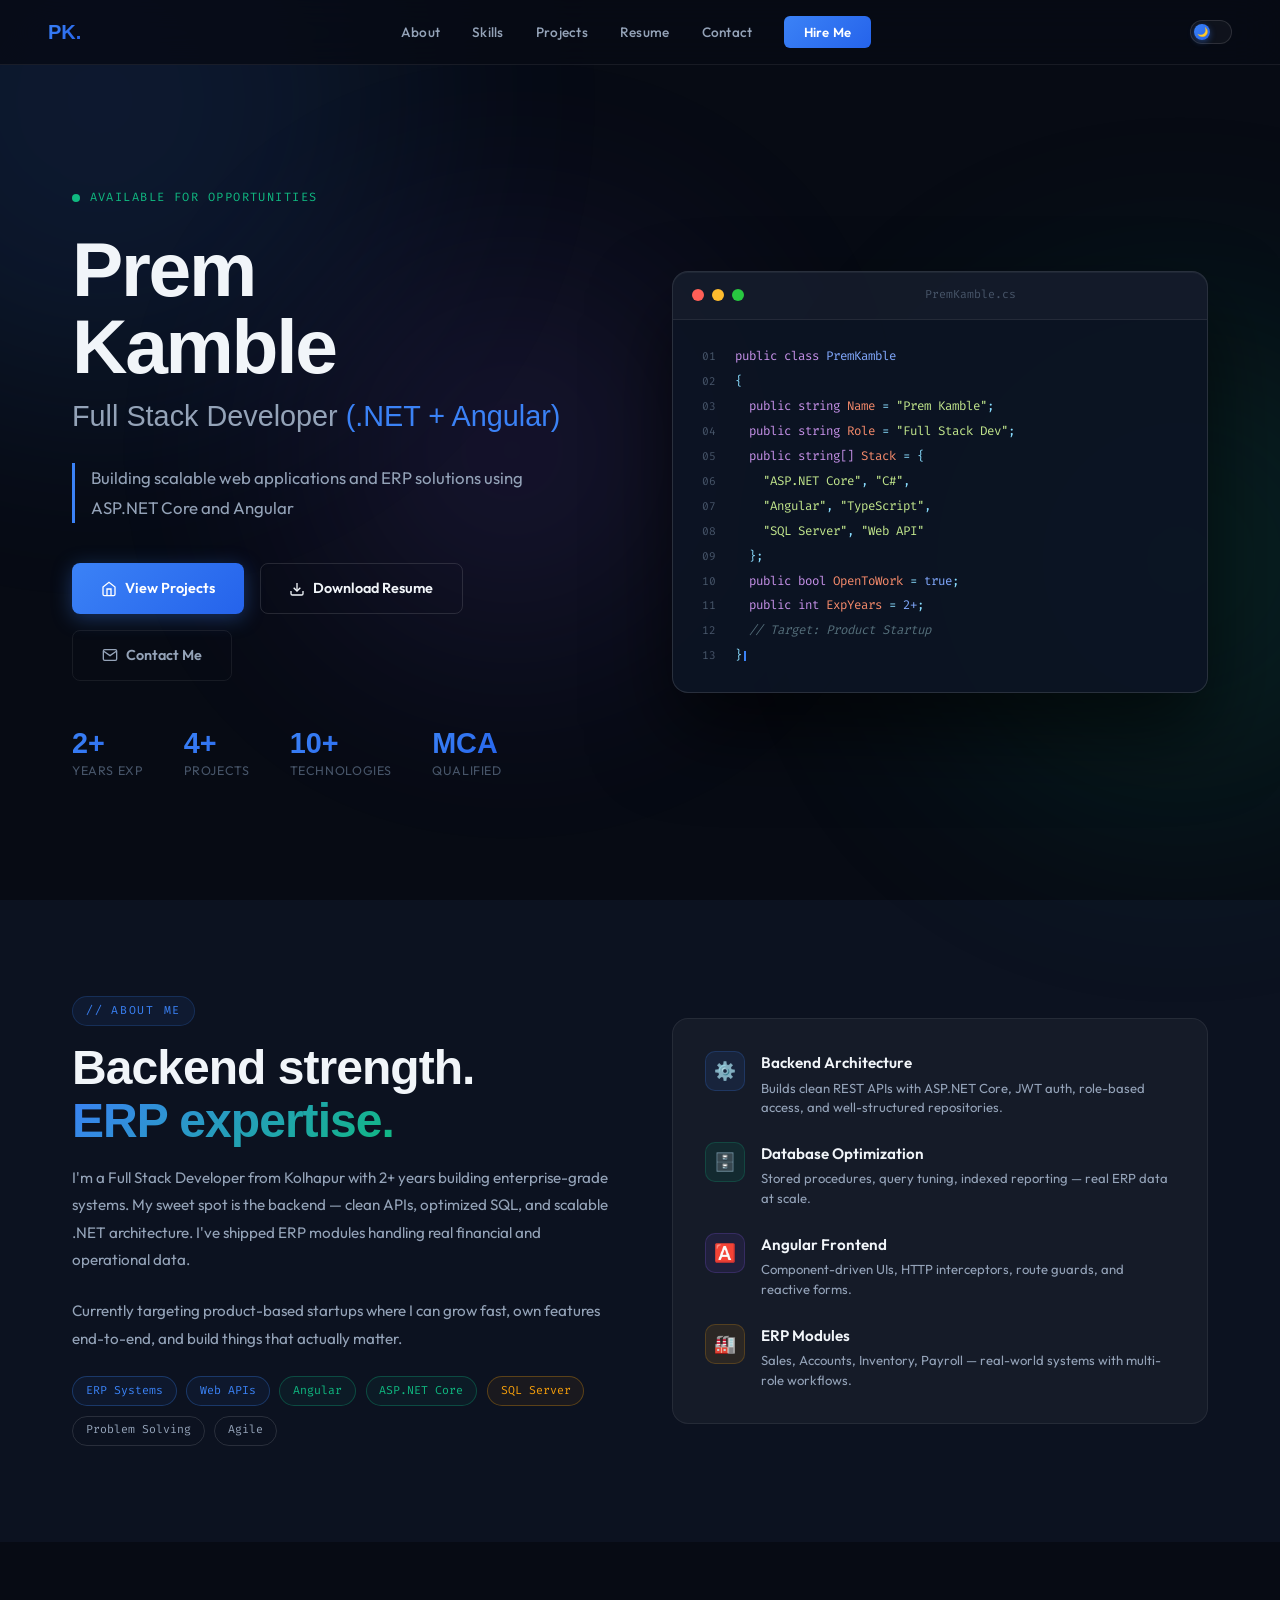
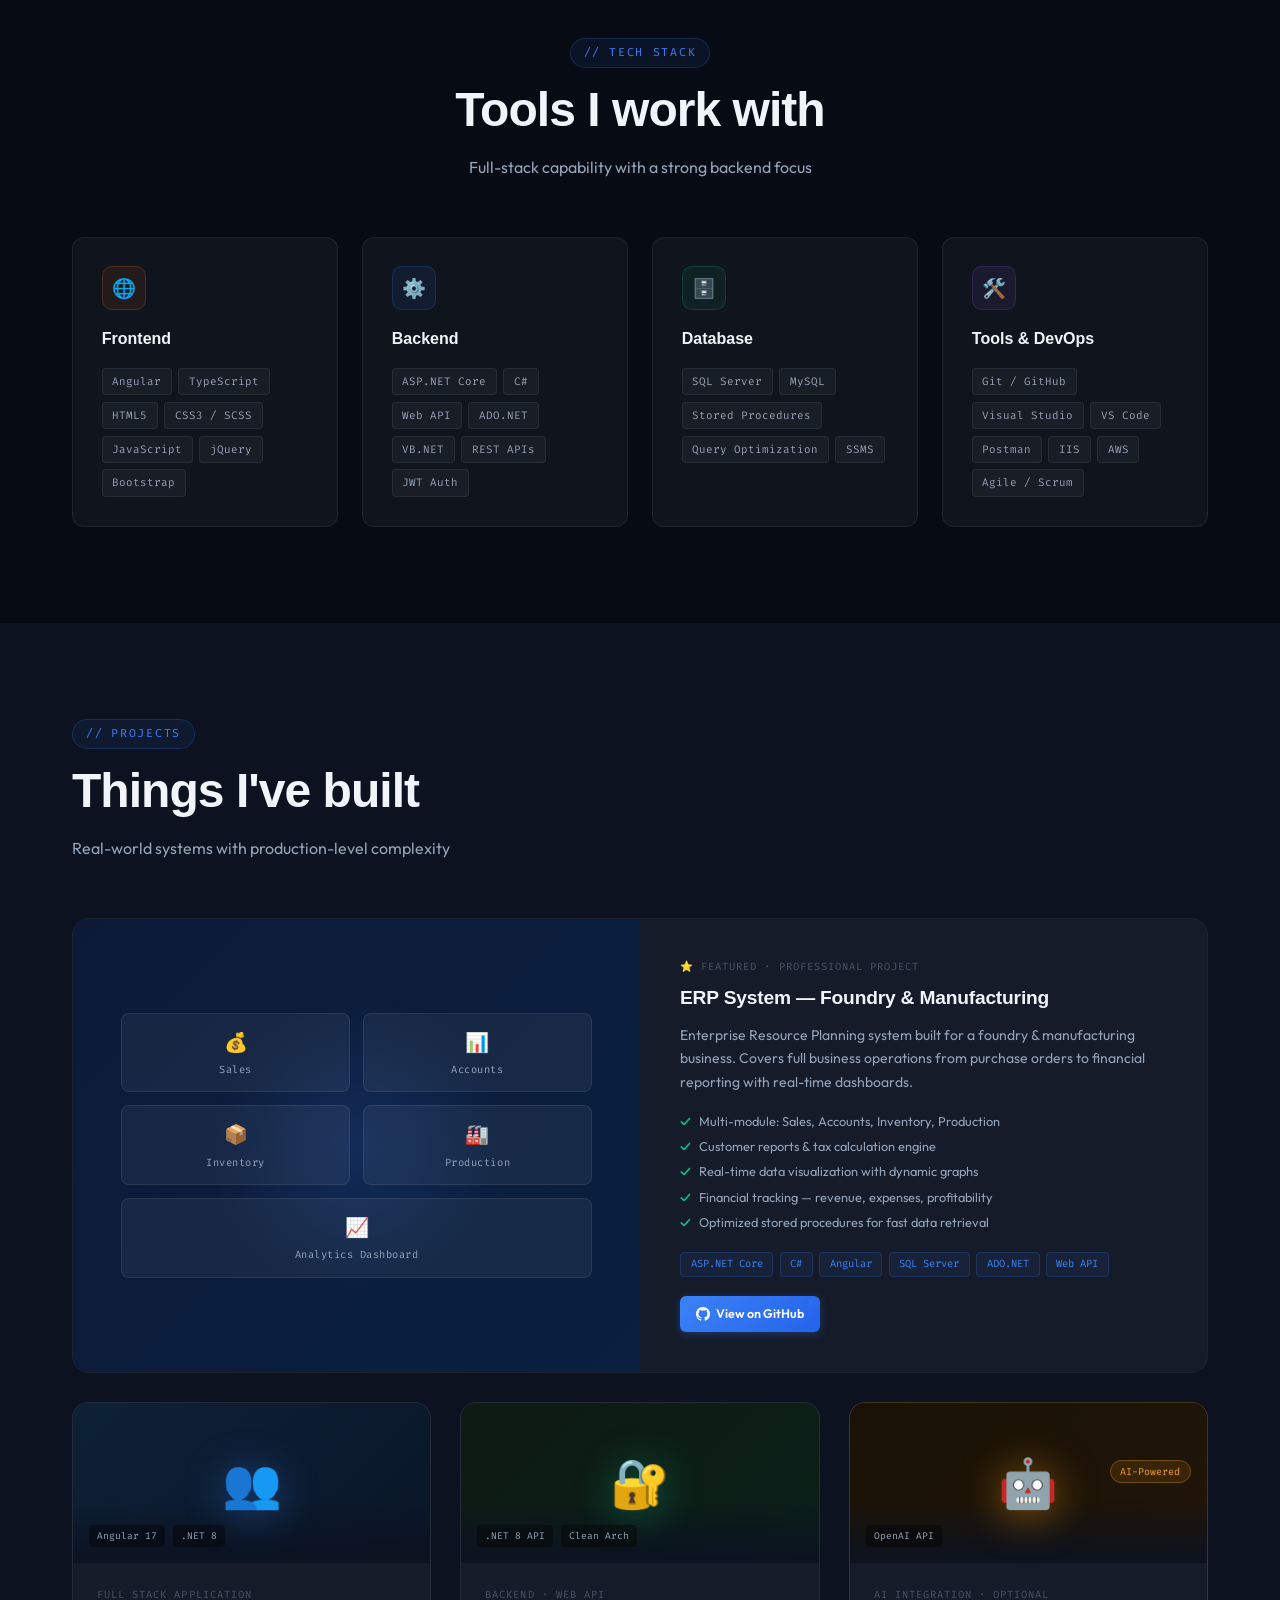
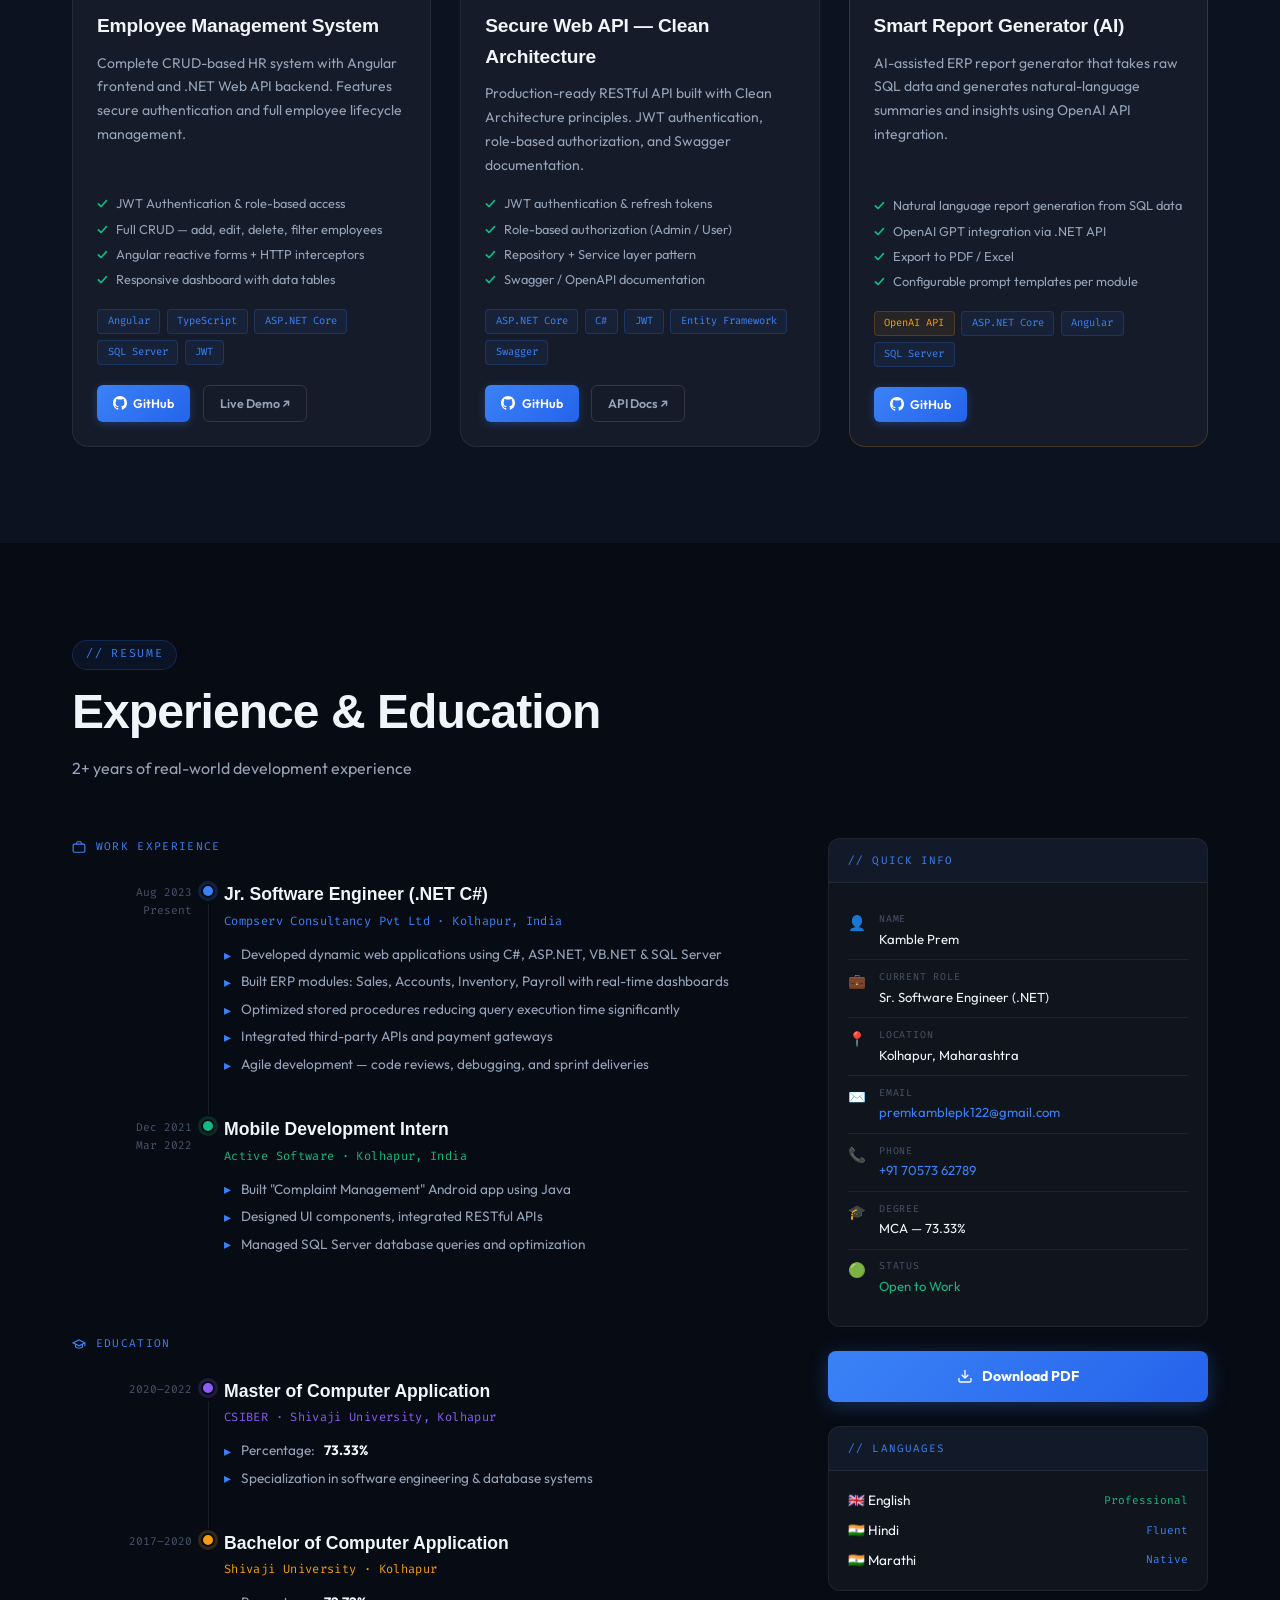
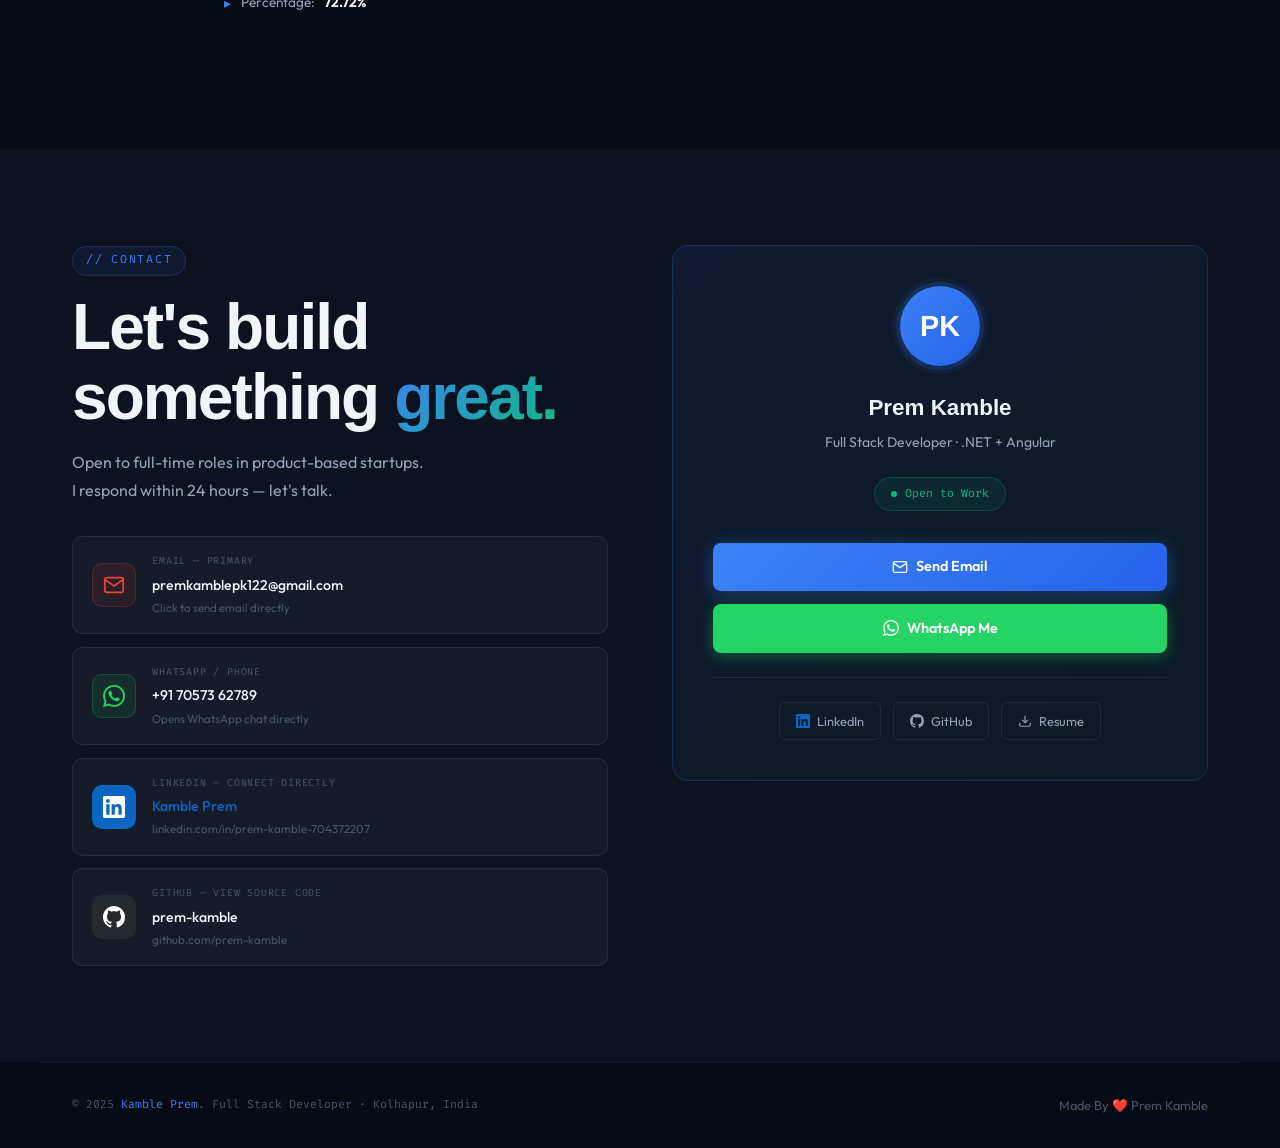
<file: index.html>
<!DOCTYPE html>
<html lang="en">
<head>
  <meta charset="UTF-8"/>
  <meta name="viewport" content="width=device-width, initial-scale=1.0"/>
  <title>Prem Kamble | Full Stack Developer</title>

  <!-- Google Fonts -->
  <link rel="preconnect" href="https://fonts.googleapis.com"/>
  <link rel="preconnect" href="https://fonts.gstatic.com" crossorigin/>
  <link href="https://fonts.googleapis.com/css2?family=Clash+Display:wght@400;500;600;700&family=Outfit:wght@300;400;500;600;700&family=Fira+Code:wght@400;500&display=swap" rel="stylesheet"/>

  <!-- Stylesheet -->
  <link rel="stylesheet" href="style.css"/>
</head>
<body>

<!-- BG ORBS -->
<div class="orb orb-1"></div>
<div class="orb orb-2"></div>
<div class="orb orb-3"></div>

<!-- ============================================================
     NAV
============================================================ -->
<nav id="navbar">
  <div class="nav-brand">PK.</div>
  <ul class="nav-links">
    <li><a href="#about">About</a></li>
    <li><a href="#skills">Skills</a></li>
    <li><a href="#projects">Projects</a></li>
    <li><a href="#resume">Resume</a></li>
    <li><a href="#contact">Contact</a></li>
    <li><a href="mailto:premkamblepk122@gmail.com" class="nav-cta">Hire Me</a></li>
  </ul>
  <button id="theme-toggle" aria-label="Toggle theme" title="Toggle light / dark mode">
    <div class="toggle-thumb">🌙</div>
  </button>
</nav>

<!-- ============================================================
     HERO
============================================================ -->
<section id="hero">
  <div class="hero-left">
    <div class="hero-eyebrow">
      <span class="hero-dot"></span>
      Available for opportunities
    </div>
    <h1 class="hero-name">Prem<br/>Kamble</h1>
    <div class="hero-role">Full Stack Developer <span>(.NET + Angular)</span></div>
    <p class="hero-tagline">
      Building scalable web applications and ERP solutions using ASP.NET Core and Angular
    </p>
    <div class="hero-btns">
      <a href="#projects" class="btn btn-primary">
        <svg width="16" height="16" viewBox="0 0 24 24" fill="none" stroke="currentColor" stroke-width="2"><path d="M3 9l9-7 9 7v11a2 2 0 0 1-2 2H5a2 2 0 0 1-2-2z"/><polyline points="9 22 9 12 15 12 15 22"/></svg>
        View Projects
      </a>
      <a href="./DotNet_Devloper_Kamble_Prem_Kolhapur.pdf" download="DotNet_Devloper_Kamble_Prem_Kolhapur.pdf" class="btn btn-outline">
        <svg width="16" height="16" viewBox="0 0 24 24" fill="none" stroke="currentColor" stroke-width="2"><path d="M21 15v4a2 2 0 0 1-2 2H5a2 2 0 0 1-2-2v-4"/><polyline points="7 10 12 15 17 10"/><line x1="12" y1="15" x2="12" y2="3"/></svg>
        Download Resume
      </a>
      <a href="#contact" class="btn btn-ghost">
        <svg width="16" height="16" viewBox="0 0 24 24" fill="none" stroke="currentColor" stroke-width="2"><path d="M4 4h16c1.1 0 2 .9 2 2v12c0 1.1-.9 2-2 2H4c-1.1 0-2-.9-2-2V6c0-1.1.9-2 2-2z"/><polyline points="22,6 12,13 2,6"/></svg>
        Contact Me
      </a>
    </div>
    <div class="hero-stats">
      <div>
        <div class="hero-stat-num">2+</div>
        <div class="hero-stat-label">Years Exp</div>
      </div>
      <div>
        <div class="hero-stat-num">4+</div>
        <div class="hero-stat-label">Projects</div>
      </div>
      <div>
        <div class="hero-stat-num">10+</div>
        <div class="hero-stat-label">Technologies</div>
      </div>
      <div>
        <div class="hero-stat-num">MCA</div>
        <div class="hero-stat-label">Qualified</div>
      </div>
    </div>
  </div>

  <div class="hero-right">
    <div class="code-window">
      <div class="code-bar">
        <div class="cdot cdot-r"></div>
        <div class="cdot cdot-y"></div>
        <div class="cdot cdot-g"></div>
        <div class="code-file">PremKamble.cs</div>
      </div>
      <div class="code-body">
        <div><span class="ln">01</span><span class="kw">public class </span><span class="fn">PremKamble</span></div>
        <div><span class="ln">02</span><span class="op">{</span></div>
        <div><span class="ln">03</span>&nbsp;&nbsp;<span class="kw">public string </span><span class="pr">Name</span> <span class="op">=</span> <span class="st">"Prem Kamble"</span><span class="op">;</span></div>
        <div><span class="ln">04</span>&nbsp;&nbsp;<span class="kw">public string </span><span class="pr">Role</span> <span class="op">=</span> <span class="st">"Full Stack Dev"</span><span class="op">;</span></div>
        <div><span class="ln">05</span>&nbsp;&nbsp;<span class="kw">public string[] </span><span class="pr">Stack</span> <span class="op">=</span> <span class="op">{</span></div>
        <div><span class="ln">06</span>&nbsp;&nbsp;&nbsp;&nbsp;<span class="st">"ASP.NET Core"</span><span class="op">,</span> <span class="st">"C#"</span><span class="op">,</span></div>
        <div><span class="ln">07</span>&nbsp;&nbsp;&nbsp;&nbsp;<span class="st">"Angular"</span><span class="op">,</span> <span class="st">"TypeScript"</span><span class="op">,</span></div>
        <div><span class="ln">08</span>&nbsp;&nbsp;&nbsp;&nbsp;<span class="st">"SQL Server"</span><span class="op">,</span> <span class="st">"Web API"</span></div>
        <div><span class="ln">09</span>&nbsp;&nbsp;<span class="op">};</span></div>
        <div><span class="ln">10</span>&nbsp;&nbsp;<span class="kw">public bool </span><span class="pr">OpenToWork</span> <span class="op">=</span> <span class="fn">true</span><span class="op">;</span></div>
        <div><span class="ln">11</span>&nbsp;&nbsp;<span class="kw">public int </span><span class="pr">ExpYears</span> <span class="op">=</span> <span class="fn">2+</span><span class="op">;</span></div>
        <div><span class="ln">12</span>&nbsp;&nbsp;<span class="cm">// Target: Product Startup</span></div>
        <div><span class="ln">13</span><span class="op">}</span><span class="type-cursor"></span></div>
      </div>
    </div>
  </div>
</section>

<!-- ============================================================
     ABOUT
============================================================ -->
<div class="section-alt" id="about">
<div class="section">
  <div class="about-grid">
    <div class="animate">
      <div class="section-label">About Me</div>
      <h2 class="section-title">Backend strength.<br/><span class="gradient-text">ERP expertise.</span></h2>
      <p style="color:var(--text-2);line-height:1.8;margin-bottom:1.5rem;font-size:0.95rem;">
        I'm a Full Stack Developer from Kolhapur with 2+ years building enterprise-grade systems. 
        My sweet spot is the backend — clean APIs, optimized SQL, and scalable .NET architecture.
        I've shipped ERP modules handling real financial and operational data.
      </p>
      <p style="color:var(--text-2);line-height:1.8;font-size:0.95rem;">
        Currently targeting product-based startups where I can grow fast, own features end-to-end,
        and build things that actually matter.
      </p>
      <div class="about-pills" style="margin-top:1.5rem;">
        <span class="pill blue">ERP Systems</span>
        <span class="pill blue">Web APIs</span>
        <span class="pill green">Angular</span>
        <span class="pill green">ASP.NET Core</span>
        <span class="pill amber">SQL Server</span>
        <span class="pill">Problem Solving</span>
        <span class="pill">Agile</span>
      </div>
    </div>

    <div class="about-card animate">
      <div class="about-item">
        <div class="about-icon" style="background:rgba(59,130,246,0.1);border:1px solid rgba(59,130,246,0.2);">⚙️</div>
        <div>
          <div class="about-item-title">Backend Architecture</div>
          <div class="about-item-sub">Builds clean REST APIs with ASP.NET Core, JWT auth, role-based access, and well-structured repositories.</div>
        </div>
      </div>
      <div class="about-item">
        <div class="about-icon" style="background:rgba(16,185,129,0.1);border:1px solid rgba(16,185,129,0.2);">🗄️</div>
        <div>
          <div class="about-item-title">Database Optimization</div>
          <div class="about-item-sub">Stored procedures, query tuning, indexed reporting — real ERP data at scale.</div>
        </div>
      </div>
      <div class="about-item">
        <div class="about-icon" style="background:rgba(139,92,246,0.1);border:1px solid rgba(139,92,246,0.2);">🅰️</div>
        <div>
          <div class="about-item-title">Angular Frontend</div>
          <div class="about-item-sub">Component-driven UIs, HTTP interceptors, route guards, and reactive forms.</div>
        </div>
      </div>
      <div class="about-item">
        <div class="about-icon" style="background:rgba(245,158,11,0.1);border:1px solid rgba(245,158,11,0.2);">🏭</div>
        <div>
          <div class="about-item-title">ERP Modules</div>
          <div class="about-item-sub">Sales, Accounts, Inventory, Payroll — real-world systems with multi-role workflows.</div>
        </div>
      </div>
    </div>
  </div>
</div>
</div>

<!-- ============================================================
     SKILLS
============================================================ -->
<div id="skills">
<div class="section">
  <div style="text-align:center;margin-bottom:3.5rem;" class="animate">
    <div class="section-label" style="justify-content:center">Tech Stack</div>
    <h2 class="section-title">Tools I work with</h2>
    <p class="section-sub" style="margin:0 auto;text-align:center">
      Full-stack capability with a strong backend focus
    </p>
  </div>
  <div class="skills-grid">

    <div class="skill-card animate" style="--card-color:#f97316;--card-bg:rgba(249,115,22,0.08);--card-border:rgba(249,115,22,0.2);--card-grad:linear-gradient(135deg,rgba(249,115,22,0.04),transparent);">
      <div class="skill-card-icon" style="background:rgba(249,115,22,0.08);border-color:rgba(249,115,22,0.2)">🌐</div>
      <div class="skill-card-title">Frontend</div>
      <div class="skill-tags">
        <span class="stag">Angular</span>
        <span class="stag">TypeScript</span>
        <span class="stag">HTML5</span>
        <span class="stag">CSS3 / SCSS</span>
        <span class="stag">JavaScript</span>
        <span class="stag">jQuery</span>
        <span class="stag">Bootstrap</span>
      </div>
    </div>

    <div class="skill-card animate" style="--card-color:#3b82f6;--card-bg:rgba(59,130,246,0.08);--card-border:rgba(59,130,246,0.2);--card-grad:linear-gradient(135deg,rgba(59,130,246,0.04),transparent);">
      <div class="skill-card-icon">⚙️</div>
      <div class="skill-card-title">Backend</div>
      <div class="skill-tags">
        <span class="stag">ASP.NET Core</span>
        <span class="stag">C#</span>
        <span class="stag">Web API</span>
        <span class="stag">ADO.NET</span>
        <span class="stag">VB.NET</span>
        <span class="stag">REST APIs</span>
        <span class="stag">JWT Auth</span>
      </div>
    </div>

    <div class="skill-card animate" style="--card-color:#10b981;--card-bg:rgba(16,185,129,0.08);--card-border:rgba(16,185,129,0.2);--card-grad:linear-gradient(135deg,rgba(16,185,129,0.04),transparent);">
      <div class="skill-card-icon" style="background:rgba(16,185,129,0.08);border-color:rgba(16,185,129,0.2)">🗄️</div>
      <div class="skill-card-title">Database</div>
      <div class="skill-tags">
        <span class="stag">SQL Server</span>
        <span class="stag">MySQL</span>
        <span class="stag">Stored Procedures</span>
        <span class="stag">Query Optimization</span>
        <span class="stag">SSMS</span>
      </div>
    </div>

    <div class="skill-card animate" style="--card-color:#8b5cf6;--card-bg:rgba(139,92,246,0.08);--card-border:rgba(139,92,246,0.2);--card-grad:linear-gradient(135deg,rgba(139,92,246,0.04),transparent);">
      <div class="skill-card-icon" style="background:rgba(139,92,246,0.08);border-color:rgba(139,92,246,0.2)">🛠️</div>
      <div class="skill-card-title">Tools & DevOps</div>
      <div class="skill-tags">
        <span class="stag">Git / GitHub</span>
        <span class="stag">Visual Studio</span>
        <span class="stag">VS Code</span>
        <span class="stag">Postman</span>
        <span class="stag">IIS</span>
        <span class="stag">AWS</span>
        <span class="stag">Agile / Scrum</span>
      </div>
    </div>

  </div>
</div>
</div>

<!-- ============================================================
     PROJECTS
============================================================ -->
<div class="section-alt" id="projects">
<div class="section">
  <div style="margin-bottom:3.5rem;" class="animate">
    <div class="section-label">Projects</div>
    <h2 class="section-title">Things I've built</h2>
    <p class="section-sub">Real-world systems with production-level complexity</p>
  </div>

  <div class="projects-grid">

    <!-- FEATURED: ERP -->
    <div class="proj-featured animate">
      <div class="proj-featured-visual">
        <div class="erp-grid">
          <div class="erp-module"><div class="erp-module-icon">💰</div><div class="erp-module-name">Sales</div></div>
          <div class="erp-module"><div class="erp-module-icon">📊</div><div class="erp-module-name">Accounts</div></div>
          <div class="erp-module"><div class="erp-module-icon">📦</div><div class="erp-module-name">Inventory</div></div>
          <div class="erp-module"><div class="erp-module-icon">🏭</div><div class="erp-module-name">Production</div></div>
          <div class="erp-module" style="grid-column:1/-1;"><div class="erp-module-icon">📈</div><div class="erp-module-name">Analytics Dashboard</div></div>
        </div>
      </div>
      <div class="proj-featured-body">
        <div class="proj-type">⭐ Featured · Professional Project</div>
        <div class="proj-title">ERP System — Foundry &amp; Manufacturing</div>
        <div class="proj-desc">
          Enterprise Resource Planning system built for a foundry & manufacturing business. Covers full business operations from purchase orders to financial reporting with real-time dashboards.
        </div>
        <div class="proj-features">
          <div class="proj-feature">Multi-module: Sales, Accounts, Inventory, Production</div>
          <div class="proj-feature">Customer reports &amp; tax calculation engine</div>
          <div class="proj-feature">Real-time data visualization with dynamic graphs</div>
          <div class="proj-feature">Financial tracking — revenue, expenses, profitability</div>
          <div class="proj-feature">Optimized stored procedures for fast data retrieval</div>
        </div>
        <div class="proj-stack">
          <span class="proj-tag">ASP.NET Core</span>
          <span class="proj-tag">C#</span>
          <span class="proj-tag">Angular</span>
          <span class="proj-tag">SQL Server</span>
          <span class="proj-tag">ADO.NET</span>
          <span class="proj-tag">Web API</span>
        </div>
        <div class="proj-actions">
          <a href="https://github.com/prem-kamble" target="_blank" class="proj-btn proj-btn-primary">
            <svg width="14" height="14" viewBox="0 0 24 24" fill="currentColor"><path d="M12 0C5.37 0 0 5.37 0 12c0 5.31 3.435 9.795 8.205 11.385.6.105.825-.255.825-.57 0-.285-.015-1.23-.015-2.235-3.015.555-3.795-.735-4.035-1.41-.135-.345-.72-1.41-1.23-1.695-.42-.225-1.02-.78-.015-.795.945-.015 1.62.87 1.845 1.23 1.08 1.815 2.805 1.305 3.495.99.105-.78.42-1.305.765-1.605-2.67-.3-5.46-1.335-5.46-5.925 0-1.305.465-2.385 1.23-3.225-.12-.3-.54-1.53.12-3.18 0 0 1.005-.315 3.3 1.23.96-.27 1.98-.405 3-.405s2.04.135 3 .405c2.295-1.56 3.3-1.23 3.3-1.23.66 1.65.24 2.88.12 3.18.765.84 1.23 1.905 1.23 3.225 0 4.605-2.805 5.625-5.475 5.925.435.375.81 1.095.81 2.22 0 1.605-.015 2.895-.015 3.3 0 .315.225.69.825.57A12.02 12.02 0 0024 12c0-6.63-5.37-12-12-12z"/></svg>
            View on GitHub
          </a>
        </div>
      </div>
    </div>

    <!-- Project 2: Employee Mgmt -->
    <div class="proj-card animate">
      <div class="proj-screenshot" style="background:linear-gradient(135deg,#0d2137,#0a1628);">
        <span style="position:relative;z-index:1;filter:drop-shadow(0 4px 20px rgba(59,130,246,0.4))">👥</span>
        <div style="position:absolute;bottom:1rem;left:1rem;right:1rem;z-index:2;display:flex;gap:0.5rem;flex-wrap:wrap;">
          <span style="font-family:var(--fm);font-size:0.6rem;color:#94a3b8;background:rgba(0,0,0,0.4);padding:0.2rem 0.5rem;border-radius:4px;">Angular 17</span>
          <span style="font-family:var(--fm);font-size:0.6rem;color:#94a3b8;background:rgba(0,0,0,0.4);padding:0.2rem 0.5rem;border-radius:4px;">.NET 8</span>
        </div>
      </div>
      <div class="proj-body">
        <div class="proj-type">Full Stack Application</div>
        <div class="proj-title">Employee Management System</div>
        <div class="proj-desc">Complete CRUD-based HR system with Angular frontend and .NET Web API backend. Features secure authentication and full employee lifecycle management.</div>
        <div class="proj-features">
          <div class="proj-feature">JWT Authentication &amp; role-based access</div>
          <div class="proj-feature">Full CRUD — add, edit, delete, filter employees</div>
          <div class="proj-feature">Angular reactive forms + HTTP interceptors</div>
          <div class="proj-feature">Responsive dashboard with data tables</div>
        </div>
        <div class="proj-stack">
          <span class="proj-tag">Angular</span>
          <span class="proj-tag">TypeScript</span>
          <span class="proj-tag">ASP.NET Core</span>
          <span class="proj-tag">SQL Server</span>
          <span class="proj-tag">JWT</span>
        </div>
        <div class="proj-actions">
          <a href="https://github.com/prem-kamble" target="_blank" class="proj-btn proj-btn-primary">
            <svg width="14" height="14" viewBox="0 0 24 24" fill="currentColor"><path d="M12 0C5.37 0 0 5.37 0 12c0 5.31 3.435 9.795 8.205 11.385.6.105.825-.255.825-.57 0-.285-.015-1.23-.015-2.235-3.015.555-3.795-.735-4.035-1.41-.135-.345-.72-1.41-1.23-1.695-.42-.225-1.02-.78-.015-.795.945-.015 1.62.87 1.845 1.23 1.08 1.815 2.805 1.305 3.495.99.105-.78.42-1.305.765-1.605-2.67-.3-5.46-1.335-5.46-5.925 0-1.305.465-2.385 1.23-3.225-.12-.3-.54-1.53.12-3.18 0 0 1.005-.315 3.3 1.23.96-.27 1.98-.405 3-.405s2.04.135 3 .405c2.295-1.56 3.3-1.23 3.3-1.23.66 1.65.24 2.88.12 3.18.765.84 1.23 1.905 1.23 3.225 0 4.605-2.805 5.625-5.475 5.925.435.375.81 1.095.81 2.22 0 1.605-.015 2.895-.015 3.3 0 .315.225.69.825.57A12.02 12.02 0 0024 12c0-6.63-5.37-12-12-12z"/></svg>
            GitHub
          </a>
          <a href="#" class="proj-btn proj-btn-ghost">Live Demo ↗</a>
        </div>
      </div>
    </div>

    <!-- Project 3: Web API -->
    <div class="proj-card animate">
      <div class="proj-screenshot" style="background:linear-gradient(135deg,#0f1a14,#0a2018);">
        <span style="position:relative;z-index:1;filter:drop-shadow(0 4px 20px rgba(16,185,129,0.4))">🔐</span>
        <div style="position:absolute;bottom:1rem;left:1rem;right:1rem;z-index:2;display:flex;gap:0.5rem;flex-wrap:wrap;">
          <span style="font-family:var(--fm);font-size:0.6rem;color:#94a3b8;background:rgba(0,0,0,0.4);padding:0.2rem 0.5rem;border-radius:4px;">.NET 8 API</span>
          <span style="font-family:var(--fm);font-size:0.6rem;color:#94a3b8;background:rgba(0,0,0,0.4);padding:0.2rem 0.5rem;border-radius:4px;">Clean Arch</span>
        </div>
      </div>
      <div class="proj-body">
        <div class="proj-type">Backend · Web API</div>
        <div class="proj-title">Secure Web API — Clean Architecture</div>
        <div class="proj-desc">Production-ready RESTful API built with Clean Architecture principles. JWT authentication, role-based authorization, and Swagger documentation.</div>
        <div class="proj-features">
          <div class="proj-feature">JWT authentication &amp; refresh tokens</div>
          <div class="proj-feature">Role-based authorization (Admin / User)</div>
          <div class="proj-feature">Repository + Service layer pattern</div>
          <div class="proj-feature">Swagger / OpenAPI documentation</div>
        </div>
        <div class="proj-stack">
          <span class="proj-tag">ASP.NET Core</span>
          <span class="proj-tag">C#</span>
          <span class="proj-tag">JWT</span>
          <span class="proj-tag">Entity Framework</span>
          <span class="proj-tag">Swagger</span>
        </div>
        <div class="proj-actions">
          <a href="https://github.com/prem-kamble" target="_blank" class="proj-btn proj-btn-primary">
            <svg width="14" height="14" viewBox="0 0 24 24" fill="currentColor"><path d="M12 0C5.37 0 0 5.37 0 12c0 5.31 3.435 9.795 8.205 11.385.6.105.825-.255.825-.57 0-.285-.015-1.23-.015-2.235-3.015.555-3.795-.735-4.035-1.41-.135-.345-.72-1.41-1.23-1.695-.42-.225-1.02-.78-.015-.795.945-.015 1.62.87 1.845 1.23 1.08 1.815 2.805 1.305 3.495.99.105-.78.42-1.305.765-1.605-2.67-.3-5.46-1.335-5.46-5.925 0-1.305.465-2.385 1.23-3.225-.12-.3-.54-1.53.12-3.18 0 0 1.005-.315 3.3 1.23.96-.27 1.98-.405 3-.405s2.04.135 3 .405c2.295-1.56 3.3-1.23 3.3-1.23.66 1.65.24 2.88.12 3.18.765.84 1.23 1.905 1.23 3.225 0 4.605-2.805 5.625-5.475 5.925.435.375.81 1.095.81 2.22 0 1.605-.015 2.895-.015 3.3 0 .315.225.69.825.57A12.02 12.02 0 0024 12c0-6.63-5.37-12-12-12z"/></svg>
            GitHub
          </a>
          <a href="#" class="proj-btn proj-btn-ghost">API Docs ↗</a>
        </div>
      </div>
    </div>

    <!-- Project 4: AI Feature -->
    <div class="proj-card animate" style="border-color:rgba(245,158,11,0.2);">
      <div class="proj-screenshot" style="background:linear-gradient(135deg,#1a1206,#201508);">
        <span style="position:relative;z-index:1;filter:drop-shadow(0 4px 20px rgba(245,158,11,0.5))">🤖</span>
        <div style="position:absolute;top:1rem;right:1rem;z-index:2;">
          <span style="font-family:var(--fm);font-size:0.62rem;color:var(--amber);background:rgba(245,158,11,0.12);border:1px solid rgba(245,158,11,0.3);padding:0.25rem 0.6rem;border-radius:50px;">AI-Powered</span>
        </div>
        <div style="position:absolute;bottom:1rem;left:1rem;right:1rem;z-index:2;display:flex;gap:0.5rem;flex-wrap:wrap;">
          <span style="font-family:var(--fm);font-size:0.6rem;color:#94a3b8;background:rgba(0,0,0,0.4);padding:0.2rem 0.5rem;border-radius:4px;">OpenAI API</span>
        </div>
      </div>
      <div class="proj-body">
        <div class="proj-type">AI Integration · Optional</div>
        <div class="proj-title">Smart Report Generator (AI)</div>
        <div class="proj-desc">AI-assisted ERP report generator that takes raw SQL data and generates natural-language summaries and insights using OpenAI API integration.</div>
        <div class="proj-features">
          <div class="proj-feature">Natural language report generation from SQL data</div>
          <div class="proj-feature">OpenAI GPT integration via .NET API</div>
          <div class="proj-feature">Export to PDF / Excel</div>
          <div class="proj-feature">Configurable prompt templates per module</div>
        </div>
        <div class="proj-stack">
          <span class="proj-tag" style="color:var(--amber);background:rgba(245,158,11,0.08);border-color:rgba(245,158,11,0.2)">OpenAI API</span>
          <span class="proj-tag">ASP.NET Core</span>
          <span class="proj-tag">Angular</span>
          <span class="proj-tag">SQL Server</span>
        </div>
        <div class="proj-actions">
          <a href="https://github.com/prem-kamble" target="_blank" class="proj-btn proj-btn-primary">
            <svg width="14" height="14" viewBox="0 0 24 24" fill="currentColor"><path d="M12 0C5.37 0 0 5.37 0 12c0 5.31 3.435 9.795 8.205 11.385.6.105.825-.255.825-.57 0-.285-.015-1.23-.015-2.235-3.015.555-3.795-.735-4.035-1.41-.135-.345-.72-1.41-1.23-1.695-.42-.225-1.02-.78-.015-.795.945-.015 1.62.87 1.845 1.23 1.08 1.815 2.805 1.305 3.495.99.105-.78.42-1.305.765-1.605-2.67-.3-5.46-1.335-5.46-5.925 0-1.305.465-2.385 1.23-3.225-.12-.3-.54-1.53.12-3.18 0 0 1.005-.315 3.3 1.23.96-.27 1.98-.405 3-.405s2.04.135 3 .405c2.295-1.56 3.3-1.23 3.3-1.23.66 1.65.24 2.88.12 3.18.765.84 1.23 1.905 1.23 3.225 0 4.605-2.805 5.625-5.475 5.925.435.375.81 1.095.81 2.22 0 1.605-.015 2.895-.015 3.3 0 .315.225.69.825.57A12.02 12.02 0 0024 12c0-6.63-5.37-12-12-12z"/></svg>
            GitHub
          </a>
        </div>
      </div>
    </div>

  </div>
</div>
</div>

<!-- ============================================================
     RESUME
============================================================ -->
<div id="resume">
<div class="section">
  <div style="margin-bottom:3.5rem;" class="animate">
    <div class="section-label">Resume</div>
    <h2 class="section-title">Experience &amp; Education</h2>
    <p class="section-sub">2+ years of real-world development experience</p>
  </div>

  <div class="resume-wrapper">
    <!-- TIMELINE -->
    <div>
      <!-- Work Experience -->
      <div style="font-family:var(--fm);font-size:0.7rem;color:var(--blue);letter-spacing:0.12em;text-transform:uppercase;margin-bottom:1.5rem;display:flex;align-items:center;gap:0.6rem;">
        <svg width="14" height="14" viewBox="0 0 24 24" fill="none" stroke="currentColor" stroke-width="2"><rect x="2" y="7" width="20" height="14" rx="2"/><path d="M16 7V5a2 2 0 0 0-2-2h-4a2 2 0 0 0-2 2v2"/></svg>
        Work Experience
      </div>
      <div class="resume-timeline">
        <div class="timeline-item animate">
        <div class="tl-dot"></div>
          <div class="tl-date">Aug 2023<br/>Present</div>
          <div style="position:relative">
            <div class="tl-content">
              <div class="tl-role">Jr. Software Engineer (.NET C#)</div>
              <div class="tl-company">Compserv Consultancy Pvt Ltd · Kolhapur, India</div>
              <div class="tl-bullets">
                <div class="tl-bullet">Developed dynamic web applications using C#, ASP.NET, VB.NET &amp; SQL Server</div>
                <div class="tl-bullet">Built ERP modules: Sales, Accounts, Inventory, Payroll with real-time dashboards</div>
                <div class="tl-bullet">Optimized stored procedures reducing query execution time significantly</div>
                <div class="tl-bullet">Integrated third-party APIs and payment gateways</div>
                <div class="tl-bullet">Agile development — code reviews, debugging, and sprint deliveries</div>
              </div>
            </div>
          </div>
        </div>

        <div class="timeline-item animate">
           <div class="tl-dot" style="background:var(--emerald);box-shadow:0 0 0 3px rgba(16,185,129,0.2)"></div>
          <div class="tl-date">Dec 2021<br/>Mar 2022</div>
          <div style="position:relative">
            <div class="tl-content">
              <div class="tl-role">Mobile Development Intern</div>
              <div class="tl-company" style="color:var(--emerald)">Active Software · Kolhapur, India</div>
              <div class="tl-bullets">
                <div class="tl-bullet">Built "Complaint Management" Android app using Java</div>
                <div class="tl-bullet">Designed UI components, integrated RESTful APIs</div>
                <div class="tl-bullet">Managed SQL Server database queries and optimization</div>
              </div>
            </div>
          </div>
        </div>
      </div>

      <!-- Education -->
      <div style="font-family:var(--fm);font-size:0.7rem;color:var(--blue);letter-spacing:0.12em;text-transform:uppercase;margin:2.5rem 0 1.5rem;display:flex;align-items:center;gap:0.6rem;">
        <svg width="14" height="14" viewBox="0 0 24 24" fill="none" stroke="currentColor" stroke-width="2"><path d="M22 10v6M2 10l10-5 10 5-10 5z"/><path d="M6 12v5c3 3 9 3 12 0v-5"/></svg>
        Education
      </div>
      <div class="resume-timeline">
        <div class="timeline-item animate">
            <div class="tl-dot" style="background:var(--violet);box-shadow:0 0 0 3px rgba(139,92,246,0.2)"></div>
          <div class="tl-date">2020–2022</div>
          <div style="position:relative">
            <div class="tl-content">
              <div class="tl-role">Master of Computer Application</div>
              <div class="tl-company" style="color:var(--violet)">CSIBER · Shivaji University, Kolhapur</div>
              <div class="tl-bullets">
                <div class="tl-bullet">Percentage: <strong style="color:var(--text)">73.33%</strong></div>
                <div class="tl-bullet">Specialization in software engineering &amp; database systems</div>
              </div>
            </div>
          </div>
        </div>
        <div class="timeline-item animate">
            <div class="tl-dot" style="background:var(--amber);box-shadow:0 0 0 3px rgba(245,158,11,0.2)"></div>
          <div class="tl-date">2017–2020</div>
          <div style="position:relative">
            <div class="tl-content">
              <div class="tl-role">Bachelor of Computer Application</div>
              <div class="tl-company" style="color:var(--amber)">Shivaji University · Kolhapur</div>
              <div class="tl-bullets">
                <div class="tl-bullet">Percentage: <strong style="color:var(--text)">72.72%</strong></div>
              </div>
            </div>
          </div>
        </div>
      </div>
    </div>

    <!-- SIDEBAR -->
    <div class="resume-sidebar animate">
      <!-- Quick Info -->
      <div class="sidebar-card">
        <div class="sidebar-card-head">// Quick Info</div>
        <div class="sidebar-card-body">
          <div class="info-row">
            <span class="info-icon">👤</span>
            <div><span class="info-label">Name</span><span class="info-val">Kamble Prem</span></div>
          </div>
          <div class="info-row">
            <span class="info-icon">💼</span>
            <div><span class="info-label">Current Role</span><span class="info-val">Sr. Software Engineer (.NET)</span></div>
          </div>
          <div class="info-row">
            <span class="info-icon">📍</span>
            <div><span class="info-label">Location</span><span class="info-val">Kolhapur, Maharashtra</span></div>
          </div>
          <div class="info-row">
            <span class="info-icon">✉️</span>
              <div><span class="info-label">Email</span><span class="info-val"><a href="mailto:premkamblepk122@gmail.com">premkamblepk122@gmail.com</a></span></div>
          </div>
          <div class="info-row">
            <span class="info-icon">📞</span>
            <div><span class="info-label">Phone</span><span class="info-val"><a href="tel:+917057362789">+91 70573 62789</a></span></div>
          </div>
          <div class="info-row">
            <span class="info-icon">🎓</span>
            <div><span class="info-label">Degree</span><span class="info-val">MCA — 73.33%</span></div>
          </div>
          <div class="info-row">
            <span class="info-icon">🟢</span>
            <div><span class="info-label">Status</span><span class="info-val" style="color:var(--emerald)">Open to Work</span></div>
          </div>
        </div>
      </div>

      <a  href="./DotNet_Devloper_Kamble_Prem_Kolhapur.pdf" download="DotNet_Devloper_Kamble_Prem_Kolhapur.pdf" class="btn-download">
        <svg width="16" height="16" viewBox="0 0 24 24" fill="none" stroke="currentColor" stroke-width="2"><path d="M21 15v4a2 2 0 0 1-2 2H5a2 2 0 0 1-2-2v-4"/><polyline points="7 10 12 15 17 10"/><line x1="12" y1="15" x2="12" y2="3"/></svg>
        Download  PDF
      </a>

      <!-- Languages -->
      <div class="sidebar-card">
        <div class="sidebar-card-head">// Languages</div>
        <div class="sidebar-card-body" style="display:flex;flex-direction:column;gap:0.5rem;">
          <div style="display:flex;align-items:center;justify-content:space-between;font-size:0.85rem;">
            <span>🇬🇧 English</span>
            <span style="font-family:var(--fm);font-size:0.7rem;color:var(--emerald)">Professional</span>
          </div>
          <div style="display:flex;align-items:center;justify-content:space-between;font-size:0.85rem;">
            <span>🇮🇳 Hindi</span>
            <span style="font-family:var(--fm);font-size:0.7rem;color:var(--blue)">Fluent</span>
          </div>
          <div style="display:flex;align-items:center;justify-content:space-between;font-size:0.85rem;">
            <span>🇮🇳 Marathi</span>
            <span style="font-family:var(--fm);font-size:0.7rem;color:var(--blue)">Native</span>
          </div>
        </div>
      </div>
    </div>
  </div>
</div>
</div>

<!-- ============================================================
     CONTACT
============================================================ -->
<div class="section-alt" id="contact">
<div class="section">
  <div class="contact-grid">
    <div class="animate">
      <div class="section-label">Contact</div>
      <div class="contact-headline">
        Let's build<br/>something <span class="gradient-text">great.</span>
      </div>
      <p class="contact-sub">
        Open to full-time roles in product-based startups.<br/>
        I respond within 24 hours — let's talk.
      </p>

      <div class="contact-channels">
        <!-- Email -->
        <a href="mailto:premkamblepk122@gmail.com" class="channel" style="--ch-color:#ea4335">
          <div class="channel-logo" style="background:rgba(234,67,53,0.1);border:1px solid rgba(234,67,53,0.2);">
            <svg width="22" height="22" viewBox="0 0 24 24" fill="none"><path d="M4 4h16c1.1 0 2 .9 2 2v12c0 1.1-.9 2-2 2H4c-1.1 0-2-.9-2-2V6c0-1.1.9-2 2-2z" stroke="#ea4335" stroke-width="2"/><polyline points="22,6 12,13 2,6" stroke="#ea4335" stroke-width="2"/></svg>
          </div>
          <div class="channel-text">
            <span class="channel-lbl">Email — Primary</span>
            <span class="channel-val">premkamblepk122@gmail.com</span>
            <span class="channel-hint">Click to send email directly</span>
          </div>
        </a>

        <!-- Phone / WhatsApp -->
        <a href="https://wa.me/917057362789?text=Hi%20Prem%2C%20I%20saw%20your%20portfolio!" target="_blank" class="channel" style="--ch-color:#25d366">
          <div class="channel-logo" style="background:rgba(37,211,102,0.1);border:1px solid rgba(37,211,102,0.2);">
            <svg width="22" height="22" viewBox="0 0 24 24" fill="#25d366"><path d="M17.472 14.382c-.297-.149-1.758-.867-2.03-.967-.273-.099-.471-.148-.67.15-.197.297-.767.966-.94 1.164-.173.199-.347.223-.644.075-.297-.15-1.255-.463-2.39-1.475-.883-.788-1.48-1.761-1.653-2.059-.173-.297-.018-.458.13-.606.134-.133.298-.347.446-.52.149-.174.198-.298.298-.497.099-.198.05-.371-.025-.52-.075-.149-.669-1.612-.916-2.207-.242-.579-.487-.5-.669-.51-.173-.008-.371-.01-.57-.01-.198 0-.52.074-.792.372-.272.297-1.04 1.016-1.04 2.479 0 1.462 1.065 2.875 1.213 3.074.149.198 2.096 3.2 5.077 4.487.709.306 1.262.489 1.694.625.712.227 1.36.195 1.871.118.571-.085 1.758-.719 2.006-1.413.248-.694.248-1.289.173-1.413-.074-.124-.272-.198-.57-.347m-5.421 7.403h-.004a9.87 9.87 0 01-5.031-1.378l-.361-.214-3.741.982.998-3.648-.235-.374a9.86 9.86 0 01-1.51-5.26c.001-5.45 4.436-9.884 9.888-9.884 2.64 0 5.122 1.03 6.988 2.898a9.825 9.825 0 012.893 6.994c-.003 5.45-4.437 9.884-9.885 9.884m8.413-18.297A11.815 11.815 0 0012.05 0C5.495 0 .16 5.335.157 11.892c0 2.096.547 4.142 1.588 5.945L.057 24l6.305-1.654a11.882 11.882 0 005.683 1.448h.005c6.554 0 11.89-5.335 11.893-11.893a11.821 11.821 0 00-3.48-8.413z"/></svg>
          </div>
          <div class="channel-text">
            <span class="channel-lbl">WhatsApp / Phone</span>
            <span class="channel-val">+91 70573 62789</span>
            <span class="channel-hint">Opens WhatsApp chat directly</span>
          </div>
        </a>

        <!-- LinkedIn -->
        <a href="https://www.linkedin.com/in/prem-kamble-704372207/" target="_blank" class="channel" style="--ch-color:#0a66c2">
          <div class="channel-logo" style="background:#0a66c2;border-radius:10px;">
            <svg width="22" height="22" viewBox="0 0 24 24" fill="#fff"><path d="M20.447 20.452h-3.554v-5.569c0-1.328-.027-3.037-1.852-3.037-1.853 0-2.136 1.445-2.136 2.939v5.667H9.351V9h3.414v1.561h.046c.477-.9 1.637-1.85 3.37-1.85 3.601 0 4.267 2.37 4.267 5.455v6.286zM5.337 7.433a2.062 2.062 0 01-2.063-2.065 2.064 2.064 0 112.063 2.065zm1.782 13.019H3.555V9h3.564v11.452zM22.225 0H1.771C.792 0 0 .774 0 1.729v20.542C0 23.227.792 24 1.771 24h20.451C23.2 24 24 23.227 24 22.271V1.729C24 .774 23.2 0 22.222 0h.003z"/></svg>
          </div>
          <div class="channel-text">
            <span class="channel-lbl">LinkedIn — Connect Directly</span>
            <span class="channel-val" style="color:#0a66c2">Kamble Prem</span>
            <span class="channel-hint">linkedin.com/in/prem-kamble-704372207</span>
          </div>
        </a>

        <!-- GitHub -->
        <a href="https://github.com/prem-kamble" target="_blank" class="channel" style="--ch-color:#f0f6fc">
          <div class="channel-logo" style="background:#24292e;border-radius:10px;">
            <svg width="22" height="22" viewBox="0 0 24 24" fill="#fff"><path d="M12 0C5.37 0 0 5.37 0 12c0 5.31 3.435 9.795 8.205 11.385.6.105.825-.255.825-.57 0-.285-.015-1.23-.015-2.235-3.015.555-3.795-.735-4.035-1.41-.135-.345-.72-1.41-1.23-1.695-.42-.225-1.02-.78-.015-.795.945-.015 1.62.87 1.845 1.23 1.08 1.815 2.805 1.305 3.495.99.105-.78.42-1.305.765-1.605-2.67-.3-5.46-1.335-5.46-5.925 0-1.305.465-2.385 1.23-3.225-.12-.3-.54-1.53.12-3.18 0 0 1.005-.315 3.3 1.23.96-.27 1.98-.405 3-.405s2.04.135 3 .405c2.295-1.56 3.3-1.23 3.3-1.23.66 1.65.24 2.88.12 3.18.765.84 1.23 1.905 1.23 3.225 0 4.605-2.805 5.625-5.475 5.925.435.375.81 1.095.81 2.22 0 1.605-.015 2.895-.015 3.3 0 .315.225.69.825.57A12.02 12.02 0 0024 12c0-6.63-5.37-12-12-12z"/></svg>
          </div>
          <div class="channel-text">
            <span class="channel-lbl">GitHub — View Source Code</span>
            <span class="channel-val">prem-kamble</span>
            <span class="channel-hint">github.com/prem-kamble</span>
          </div>
        </a>
      </div>
    </div>

    <!-- CTA CARD -->
    <div class="contact-cta-card animate">
      <div class="cta-avatar">PK</div>
      <div class="cta-name">Prem Kamble</div>
      <div class="cta-role">Full Stack Developer · .NET + Angular</div>
      <div class="cta-status">Open to Work</div>

      <a href="/cdn-cgi/l/email-protection#314143545c5a505c535d54415a00030371565c50585d1f525e5c" class="btn btn-primary" style="width:100%;justify-content:center;margin-bottom:0.8rem;">
        <svg width="16" height="16" viewBox="0 0 24 24" fill="none" stroke="currentColor" stroke-width="2"><path d="M4 4h16c1.1 0 2 .9 2 2v12c0 1.1-.9 2-2 2H4c-1.1 0-2-.9-2-2V6c0-1.1.9-2 2-2z"/><polyline points="22,6 12,13 2,6"/></svg>
        Send Email
      </a>
      <a href="https://wa.me/917057362789" target="_blank" class="btn" style="width:100%;justify-content:center;background:#25d366;color:#fff;font-weight:600;border-radius:8px;box-shadow:0 4px 15px rgba(37,211,102,0.3);">
        <svg width="16" height="16" viewBox="0 0 24 24" fill="currentColor"><path d="M17.472 14.382c-.297-.149-1.758-.867-2.03-.967-.273-.099-.471-.148-.67.15-.197.297-.767.966-.94 1.164-.173.199-.347.223-.644.075-.297-.15-1.255-.463-2.39-1.475-.883-.788-1.48-1.761-1.653-2.059-.173-.297-.018-.458.13-.606.134-.133.298-.347.446-.52.149-.174.198-.298.298-.497.099-.198.05-.371-.025-.52-.075-.149-.669-1.612-.916-2.207-.242-.579-.487-.5-.669-.51-.173-.008-.371-.01-.57-.01-.198 0-.52.074-.792.372-.272.297-1.04 1.016-1.04 2.479 0 1.462 1.065 2.875 1.213 3.074.149.198 2.096 3.2 5.077 4.487.709.306 1.262.489 1.694.625.712.227 1.36.195 1.871.118.571-.085 1.758-.719 2.006-1.413.248-.694.248-1.289.173-1.413-.074-.124-.272-.198-.57-.347m-5.421 7.403h-.004a9.87 9.87 0 01-5.031-1.378l-.361-.214-3.741.982.998-3.648-.235-.374a9.86 9.86 0 01-1.51-5.26c.001-5.45 4.436-9.884 9.888-9.884 2.64 0 5.122 1.03 6.988 2.898a9.825 9.825 0 012.893 6.994c-.003 5.45-4.437 9.884-9.885 9.884m8.413-18.297A11.815 11.815 0 0012.05 0C5.495 0 .16 5.335.157 11.892c0 2.096.547 4.142 1.588 5.945L.057 24l6.305-1.654a11.882 11.882 0 005.683 1.448h.005c6.554 0 11.89-5.335 11.893-11.893a11.821 11.821 0 00-3.48-8.413z"/></svg>
        WhatsApp Me
      </a>

      <div class="cta-divider"></div>
      <div class="cta-links">
        <a href="https://www.linkedin.com/in/prem-kamble-704372207/" target="_blank" class="cta-link">
          <svg width="14" height="14" viewBox="0 0 24 24" fill="#0a66c2"><path d="M20.447 20.452h-3.554v-5.569c0-1.328-.027-3.037-1.852-3.037-1.853 0-2.136 1.445-2.136 2.939v5.667H9.351V9h3.414v1.561h.046c.477-.9 1.637-1.85 3.37-1.85 3.601 0 4.267 2.37 4.267 5.455v6.286zM5.337 7.433a2.062 2.062 0 01-2.063-2.065 2.064 2.064 0 112.063 2.065zm1.782 13.019H3.555V9h3.564v11.452zM22.225 0H1.771C.792 0 0 .774 0 1.729v20.542C0 23.227.792 24 1.771 24h20.451C23.2 24 24 23.227 24 22.271V1.729C24 .774 23.2 0 22.222 0h.003z"/></svg>
          LinkedIn
        </a>
        <a href="https://github.com/prem-kamble" target="_blank" class="cta-link">
          <svg width="14" height="14" viewBox="0 0 24 24" fill="currentColor"><path d="M12 0C5.37 0 0 5.37 0 12c0 5.31 3.435 9.795 8.205 11.385.6.105.825-.255.825-.57 0-.285-.015-1.23-.015-2.235-3.015.555-3.795-.735-4.035-1.41-.135-.345-.72-1.41-1.23-1.695-.42-.225-1.02-.78-.015-.795.945-.015 1.62.87 1.845 1.23 1.08 1.815 2.805 1.305 3.495.99.105-.78.42-1.305.765-1.605-2.67-.3-5.46-1.335-5.46-5.925 0-1.305.465-2.385 1.23-3.225-.12-.3-.54-1.53.12-3.18 0 0 1.005-.315 3.3 1.23.96-.27 1.98-.405 3-.405s2.04.135 3 .405c2.295-1.56 3.3-1.23 3.3-1.23.66 1.65.24 2.88.12 3.18.765.84 1.23 1.905 1.23 3.225 0 4.605-2.805 5.625-5.475 5.925.435.375.81 1.095.81 2.22 0 1.605-.015 2.895-.015 3.3 0 .315.225.69.825.57A12.02 12.02 0 0024 12c0-6.63-5.37-12-12-12z"/></svg>
          GitHub
        </a>
        <a href="./DotNet_Devloper_Kamble_Prem_Kolhapur.pdf" download class="cta-link">
          <svg width="14" height="14" viewBox="0 0 24 24" fill="none" stroke="currentColor" stroke-width="2"><path d="M21 15v4a2 2 0 0 1-2 2H5a2 2 0 0 1-2-2v-4"/><polyline points="7 10 12 15 17 10"/><line x1="12" y1="15" x2="12" y2="3"/></svg>
          Resume
        </a>
      </div>
    </div>
  </div>
</div>
</div>

<!-- FOOTER -->
<footer>
  <div class="footer-copy">© 2025 <span>Kamble Prem</span>. Full Stack Developer · Kolhapur, India</div>
  <div class="footer-love">Made By ❤️ Prem Kamble </div>
</footer>

  <!-- JavaScript -->
  <script src="script.js"></script>
</body>
</html>
</file>
<file: style.css>
/* ============================================================
   ROOT & RESET
============================================================ */
:root {
  --bg:       #070b14;
  --bg2:      #0c1220;
  --bg3:      #101828;
  --glass:    rgba(255,255,255,0.04);
  --glass-b:  rgba(255,255,255,0.08);
  --border:   rgba(255,255,255,0.07);
  --border2:  rgba(255,255,255,0.12);
  --blue:     #3b82f6;
  --blue-d:   #1d4ed8;
  --blue-g:   linear-gradient(135deg,#3b82f6,#2563eb);
  --emerald:  #10b981;
  --amber:    #f59e0b;
  --rose:     #f43f5e;
  --violet:   #8b5cf6;
  --text:     #f1f5f9;
  --text-2:   #94a3b8;
  --text-3:   #475569;
  --fd:       'Clash Display', sans-serif;
  --fb:       'Outfit', sans-serif;
  --fm:       'Fira Code', monospace;
  --r:        12px;
  --sh:       0 25px 50px rgba(0,0,0,0.5);
}
/* ============================================================
   LIGHT MODE VARIABLES
============================================================ */
html.light {
  --bg:       #f8fafc;
  --bg2:      #f1f5f9;
  --bg3:      #e2e8f0;
  --glass:    rgba(0,0,0,0.03);
  --glass-b:  rgba(0,0,0,0.06);
  --border:   rgba(0,0,0,0.08);
  --border2:  rgba(0,0,0,0.14);
  --text:     #0f172a;
  --text-2:   #475569;
  --text-3:   #94a3b8;
}
html.light body { background: var(--bg); color: var(--text); }
html.light nav {
  background: rgba(248,250,252,0.88);
  border-bottom-color: var(--border);
}
html.light .orb { opacity: 0.06; }
html.light .code-window {
  background: #ffffff;
  border-color: rgba(0,0,0,0.1);
  box-shadow: 0 20px 60px rgba(0,0,0,0.12);
}
html.light .code-bar { background: #f1f5f9; border-bottom-color: rgba(0,0,0,0.08); }
html.light .code-body { background: #ffffff; }
html.light .ln { color: #94a3b8; }
html.light .cm { color: #94a3b8; }
html.light .tx { color: #0f172a; }
html.light .kw { color: #7c3aed; }
html.light .fn { color: #1d4ed8; }
html.light .st { color: #059669; }
html.light .pr { color: #c2410c; }
html.light .op { color: #0369a1; }
html.light .skill-card { background: #ffffff; box-shadow: 0 2px 12px rgba(0,0,0,0.06); }
html.light .proj-card { background: #ffffff; box-shadow: 0 2px 12px rgba(0,0,0,0.06); }
html.light .proj-featured { background: #ffffff; }
html.light .proj-featured-body { background: #ffffff; }
html.light .about-card { background: #ffffff; box-shadow: 0 2px 12px rgba(0,0,0,0.06); }
html.light .sidebar-card { background: #ffffff; box-shadow: 0 2px 12px rgba(0,0,0,0.06); }
html.light .sidebar-card-head { background: rgba(59,130,246,0.06); }
html.light .channel { background: #ffffff; }
html.light .contact-cta-card { background: linear-gradient(135deg,rgba(59,130,246,0.06),rgba(16,185,129,0.04)); }
html.light .section-alt { background: var(--bg2); }
html.light footer { border-top-color: var(--border); }
html.light .stag { background: rgba(0,0,0,0.04); }
html.light .pill { border-color: rgba(0,0,0,0.12); color: var(--text-2); }
html.light .cta-link { border-color: rgba(0,0,0,0.1); }
html.light .btn-ghost { border-color: rgba(0,0,0,0.15); color: var(--text-2); }
html.light .btn-ghost:hover { border-color: var(--blue); color: var(--blue); background: rgba(59,130,246,0.05); }
html.light .btn-outline { border-color: rgba(0,0,0,0.15); }
html.light .erp-module { background: rgba(0,0,0,0.04); border-color: rgba(0,0,0,0.08); }
html.light ::-webkit-scrollbar-track { background: var(--bg2); }

/* ============================================================
   THEME TOGGLE BUTTON
============================================================ */
#theme-toggle {
  width: 42px; height: 24px;
  border-radius: 50px;
  border: 1px solid var(--border2);
  background: var(--glass);
  cursor: pointer;
  position: relative;
  transition: all 0.3s;
  flex-shrink: 0;
  display: flex;
  align-items: center;
  padding: 3px;
}
#theme-toggle:hover { border-color: var(--blue); }
.toggle-thumb {
  width: 16px; height: 16px;
  border-radius: 50%;
  background: var(--blue-g);
  transition: transform 0.3s cubic-bezier(0.4, 0, 0.2, 1);
  display: flex; align-items: center; justify-content: center;
  font-size: 9px; line-height: 1;
  box-shadow: 0 2px 6px rgba(59,130,246,0.4);
}
html.light #theme-toggle { background: #f1f5f9; }
html.light .toggle-thumb { transform: translateX(18px); background: linear-gradient(135deg,#f59e0b,#f97316); box-shadow: 0 2px 6px rgba(245,158,11,0.4); }

/* Smooth global transitions when theme switches */
body, nav, .code-window, .skill-card, .proj-card, .about-card,
.sidebar-card, .channel, .contact-cta-card, .section-alt, footer,
.proj-featured, .proj-featured-body {
  transition: background 0.35s ease, border-color 0.35s ease, box-shadow 0.35s ease, color 0.2s ease;
}

*,*::before,*::after{box-sizing:border-box;margin:0;padding:0}
html{scroll-behavior:smooth;font-size:16px}
body{
  background:var(--bg);
  color:var(--text);
  font-family:var(--fb);
  line-height:1.6;
  overflow-x:hidden;
}
::-webkit-scrollbar{width:3px}
::-webkit-scrollbar-track{background:var(--bg)}
::-webkit-scrollbar-thumb{background:var(--blue);border-radius:2px}
a{text-decoration:none;color:inherit}
img{max-width:100%;display:block}

/* ============================================================
   BACKGROUND GLOW ORBS
============================================================ */
.orb{
  position:fixed;
  border-radius:50%;
  filter:blur(120px);
  pointer-events:none;
  z-index:0;
  opacity:0.12;
}
.orb-1{width:600px;height:600px;background:#3b82f6;top:-200px;left:-200px}
.orb-2{width:500px;height:500px;background:#10b981;bottom:10%;right:-150px}
.orb-3{width:400px;height:400px;background:#8b5cf6;top:50%;left:40%;transform:translate(-50%,-50%)}

/* ============================================================
   STICKY NAV
============================================================ */
nav{
  position:fixed;top:0;left:0;right:0;z-index:100;
  display:flex;align-items:center;justify-content:space-between;
  padding:1rem 3rem;
  background:rgba(7,11,20,0.8);
  backdrop-filter:blur(24px);
  border-bottom:1px solid var(--border);
  transition:all 0.3s;
}
.nav-brand{
  font-family:var(--fd);
  font-size:1.25rem;
  font-weight:700;
  background:var(--blue-g);
  -webkit-background-clip:text;
  -webkit-text-fill-color:transparent;
  background-clip:text;
}
.nav-links{display:flex;gap:2rem;list-style:none;align-items:center}
.nav-links a{
  font-size:0.85rem;font-weight:500;
  color:var(--text-2);
  transition:color 0.2s;
  letter-spacing:0.02em;
}
.nav-links a:hover{color:var(--text)}
.nav-cta{
  padding:0.5rem 1.2rem;
  background:var(--blue-g);
  color:#fff!important;
  border-radius:6px;
  font-weight:600!important;
  font-size:0.82rem!important;
  transition:opacity 0.2s,transform 0.2s!important;
}
.nav-cta:hover{opacity:0.85;transform:translateY(-1px)}

/* ============================================================
   SECTION WRAPPER
============================================================ */
.section{
  position:relative;z-index:1;
  max-width:1200px;margin:0 auto;
  padding:6rem 2rem;
}
.section-alt{background:var(--bg2)}
.section-alt .section{padding:6rem 2rem}

.section-label{
  display:inline-flex;align-items:center;gap:0.5rem;
  font-family:var(--fm);font-size:0.72rem;
  color:var(--blue);letter-spacing:0.15em;text-transform:uppercase;
  background:rgba(59,130,246,0.08);
  border:1px solid rgba(59,130,246,0.2);
  padding:0.3rem 0.8rem;border-radius:50px;
  margin-bottom:1rem;
}
.section-label::before{content:'//'}
.section-title{
  font-family:var(--fd);
  font-size:clamp(2rem,4vw,3rem);
  font-weight:700;
  letter-spacing:-0.02em;
  line-height:1.1;
  margin-bottom:1rem;
}
.section-sub{
  font-size:1rem;color:var(--text-2);
  max-width:560px;line-height:1.75;
  margin-bottom:3rem;
}
.gradient-text{
  background:linear-gradient(135deg,#3b82f6,#10b981);
  -webkit-background-clip:text;
  -webkit-text-fill-color:transparent;
  background-clip:text;
}

/* ============================================================
   HERO
============================================================ */
#hero{
  min-height:100vh;
  display:grid;
  grid-template-columns:1fr 1fr;
  align-items:center;
  gap:4rem;
  max-width:1200px;
  margin:0 auto;
  padding:8rem 2rem 4rem;
  position:relative;z-index:1;
}
.hero-eyebrow{
  display:inline-flex;align-items:center;gap:0.6rem;
  font-family:var(--fm);font-size:0.75rem;
  color:var(--emerald);letter-spacing:0.12em;text-transform:uppercase;
  margin-bottom:1.5rem;
}
.hero-dot{
  width:8px;height:8px;border-radius:50%;
  background:var(--emerald);
  animation:glow-pulse 2s ease-in-out infinite;
}
@keyframes glow-pulse{
  0%,100%{box-shadow:0 0 4px var(--emerald),0 0 8px var(--emerald)}
  50%{box-shadow:0 0 12px var(--emerald),0 0 24px var(--emerald)}
}
.hero-name{
  font-family:var(--fd);
  font-size:clamp(3rem,6vw,5.5rem);
  font-weight:700;
  letter-spacing:-0.03em;
  line-height:1;
  margin-bottom:0.5rem;
}
.hero-role{
  font-family:var(--fd);
  font-size:clamp(1.2rem,2.5vw,1.8rem);
  font-weight:500;
  color:var(--text-2);
  margin-bottom:1.5rem;
}
.hero-role span{color:var(--blue)}
.hero-tagline{
  font-size:1.05rem;
  color:var(--text-2);
  line-height:1.8;
  max-width:500px;
  margin-bottom:2.5rem;
  border-left:3px solid var(--blue);
  padding-left:1rem;
}
.hero-btns{display:flex;gap:1rem;flex-wrap:wrap;margin-bottom:3rem}
.btn{
  display:inline-flex;align-items:center;gap:0.5rem;
  padding:0.8rem 1.8rem;
  font-family:var(--fb);font-weight:600;font-size:0.9rem;
  border-radius:8px;
  transition:all 0.25s;cursor:pointer;border:none;
}
.btn-primary{
  background:var(--blue-g);color:#fff;
  box-shadow:0 4px 20px rgba(59,130,246,0.35);
}
.btn-primary:hover{transform:translateY(-2px);box-shadow:0 8px 30px rgba(59,130,246,0.5)}
.btn-outline{
  background:transparent;color:var(--text);
  border:1px solid var(--border2);
}
.btn-outline:hover{background:var(--glass);border-color:var(--blue);color:var(--blue);transform:translateY(-2px)}
.btn-ghost{
  background:transparent;color:var(--text-2);
  border:1px solid var(--border);
}
.btn-ghost:hover{color:var(--text);border-color:var(--border2);transform:translateY(-2px)}

.hero-stats{
  display:flex;gap:2.5rem;
}
.hero-stat-num{
  font-family:var(--fd);font-size:1.8rem;font-weight:700;
  background:var(--blue-g);
  -webkit-background-clip:text;-webkit-text-fill-color:transparent;background-clip:text;
  line-height:1;margin-bottom:0.2rem;
}
.hero-stat-label{font-size:0.78rem;color:var(--text-3);letter-spacing:0.05em;text-transform:uppercase}

/* HERO RIGHT - CODE WINDOW */
.hero-right{animation:fadeUp 0.8s 0.3s both}
.code-window{
  background:rgba(13,20,36,0.9);
  border:1px solid var(--border2);
  border-radius:16px;
  overflow:hidden;
  box-shadow:0 40px 80px rgba(0,0,0,0.6),inset 0 1px 0 rgba(255,255,255,0.05);
}
.code-bar{
  display:flex;align-items:center;gap:0.5rem;
  padding:0.9rem 1.2rem;
  background:rgba(255,255,255,0.03);
  border-bottom:1px solid var(--border);
}
.cdot{width:12px;height:12px;border-radius:50%}
.cdot-r{background:#ff5f57}.cdot-y{background:#febc2e}.cdot-g{background:#28c840}
.code-file{
  font-family:var(--fm);font-size:0.72rem;color:var(--text-3);
  margin-left:auto;margin-right:auto;
}
.code-body{
  padding:1.5rem 1.8rem;
  font-family:var(--fm);font-size:0.78rem;
  line-height:2;
}
.ln{color:var(--text-3);margin-right:1.2rem;user-select:none;font-size:0.7rem}
.kw{color:#c792ea}.fn{color:#82aaff}.st{color:#c3e88d}
.cm{color:#546e7a;font-style:italic}.pr{color:#f78c6c}.op{color:#89ddff}
.tx{color:var(--text)}

/* TYPING CURSOR */
.type-cursor{
  display:inline-block;width:2px;height:0.85em;
  background:var(--blue);vertical-align:middle;
  animation:blink 1s step-end infinite;margin-left:2px;
}
@keyframes blink{0%,100%{opacity:1}50%{opacity:0}}

/* ============================================================
   ABOUT
============================================================ */
.about-grid{
  display:grid;grid-template-columns:1fr 1fr;gap:4rem;align-items:center;
}
.about-pills{display:flex;flex-wrap:wrap;gap:0.6rem;margin-top:1.5rem}
.pill{
  font-family:var(--fm);font-size:0.72rem;
  padding:0.3rem 0.8rem;border-radius:50px;
  border:1px solid var(--border2);color:var(--text-2);
  transition:all 0.2s;
}
.pill:hover{border-color:var(--blue);color:var(--blue);background:rgba(59,130,246,0.06)}
.pill.blue{border-color:rgba(59,130,246,0.3);color:var(--blue);background:rgba(59,130,246,0.06)}
.pill.green{border-color:rgba(16,185,129,0.3);color:var(--emerald);background:rgba(16,185,129,0.06)}
.pill.amber{border-color:rgba(245,158,11,0.3);color:var(--amber);background:rgba(245,158,11,0.06)}

.about-card{
  background:var(--glass);
  border:1px solid var(--border);
  border-radius:16px;
  padding:2rem;
  display:flex;flex-direction:column;gap:1.5rem;
}
.about-item{display:flex;gap:1rem;align-items:flex-start}
.about-icon{
  width:40px;height:40px;border-radius:10px;
  display:flex;align-items:center;justify-content:center;
  font-size:1.1rem;flex-shrink:0;
}
.about-item-title{font-weight:600;font-size:0.95rem;margin-bottom:0.2rem}
.about-item-sub{font-size:0.82rem;color:var(--text-2);line-height:1.5}

/* ============================================================
   SKILLS
============================================================ */
.skills-grid{
  display:grid;grid-template-columns:repeat(auto-fit,minmax(260px,1fr));gap:1.5rem;
}
.skill-card{
  background:var(--glass);
  border:1px solid var(--border);
  border-radius:var(--r);
  padding:1.8rem;
  transition:all 0.3s;
  position:relative;overflow:hidden;
}
.skill-card::before{
  content:'';position:absolute;inset:0;
  background:var(--card-grad,linear-gradient(135deg,rgba(59,130,246,0.03),transparent));
  opacity:0;transition:opacity 0.3s;border-radius:var(--r);
}
.skill-card:hover{border-color:var(--card-color,var(--blue));transform:translateY(-4px);box-shadow:0 20px 40px rgba(0,0,0,0.3)}
.skill-card:hover::before{opacity:1}
.skill-card-icon{
  width:44px;height:44px;border-radius:10px;
  display:flex;align-items:center;justify-content:center;
  font-size:1.2rem;margin-bottom:1rem;
  background:var(--card-bg,rgba(59,130,246,0.1));
  border:1px solid var(--card-border,rgba(59,130,246,0.2));
}
.skill-card-title{
  font-family:var(--fd);font-weight:600;font-size:1rem;
  margin-bottom:1rem;color:var(--text);
}
.skill-tags{display:flex;flex-wrap:wrap;gap:0.4rem}
.stag{
  font-family:var(--fm);font-size:0.68rem;
  padding:0.25rem 0.6rem;border-radius:4px;
  background:rgba(255,255,255,0.04);
  border:1px solid var(--border);
  color:var(--text-2);
  transition:all 0.2s;
}
.skill-card:hover .stag{border-color:var(--card-color,var(--blue));color:var(--text)}

/* ============================================================
   PROJECTS
============================================================ */
.projects-grid{
  display:grid;grid-template-columns:repeat(auto-fit,minmax(340px,1fr));gap:1.8rem;
}
.proj-card{
  background:var(--glass);
  border:1px solid var(--border);
  border-radius:16px;
  overflow:hidden;
  transition:all 0.35s;
  position:relative;
  display:flex;flex-direction:column;
}
.proj-card:hover{
  border-color:rgba(59,130,246,0.35);
  transform:translateY(-6px);
  box-shadow:0 30px 60px rgba(0,0,0,0.4),0 0 0 1px rgba(59,130,246,0.1);
}
.proj-screenshot{
  width:100%;height:160px;
  display:flex;align-items:center;justify-content:center;
  font-size:3rem;
  position:relative;overflow:hidden;
}
.proj-screenshot::after{
  content:'';position:absolute;inset:0;
  background:linear-gradient(to bottom,transparent 60%,rgba(12,18,32,1));
}
.proj-body{padding:1.5rem;flex:1;display:flex;flex-direction:column}
.proj-type{
  font-family:var(--fm);font-size:0.65rem;
  color:var(--text-3);letter-spacing:0.1em;text-transform:uppercase;
  margin-bottom:0.5rem;
}
.proj-title{
  font-family:var(--fd);font-size:1.2rem;font-weight:700;
  color:var(--text);margin-bottom:0.6rem;letter-spacing:-0.01em;
}
.proj-desc{
  font-size:0.875rem;color:var(--text-2);line-height:1.7;
  margin-bottom:1rem;flex:1;
}
.proj-features{
  display:flex;flex-direction:column;gap:0.3rem;margin-bottom:1.2rem;
}
.proj-feature{
  display:flex;gap:0.5rem;font-size:0.8rem;color:var(--text-2);
}
.proj-feature::before{content:'✓';color:var(--emerald);font-weight:700;flex-shrink:0}
.proj-stack{display:flex;flex-wrap:wrap;gap:0.4rem;margin-bottom:1.2rem}
.proj-tag{
  font-family:var(--fm);font-size:0.65rem;
  padding:0.2rem 0.6rem;border-radius:4px;
  background:rgba(59,130,246,0.08);
  border:1px solid rgba(59,130,246,0.2);
  color:var(--blue);
}
.proj-actions{display:flex;gap:0.8rem;margin-top:auto}
.proj-btn{
  display:inline-flex;align-items:center;gap:0.4rem;
  font-size:0.78rem;font-weight:600;
  padding:0.5rem 1rem;border-radius:6px;
  transition:all 0.2s;
}
.proj-btn-primary{
  background:var(--blue-g);color:#fff;
  box-shadow:0 2px 10px rgba(59,130,246,0.3);
}
.proj-btn-primary:hover{box-shadow:0 4px 20px rgba(59,130,246,0.5);transform:translateY(-1px)}
.proj-btn-ghost{
  background:transparent;color:var(--text-2);
  border:1px solid var(--border2);
}
.proj-btn-ghost:hover{color:var(--text);border-color:var(--text-2);transform:translateY(-1px)}

/* FEATURED PROJECT */
.proj-featured{
  grid-column:1/-1;
  display:grid;grid-template-columns:1fr 1fr;
  gap:0;
  border-radius:16px;
  overflow:hidden;
  border:1px solid var(--border);
  transition:all 0.35s;
}
.proj-featured:hover{
  border-color:rgba(59,130,246,0.4);
  box-shadow:0 30px 60px rgba(0,0,0,0.5),0 0 0 1px rgba(59,130,246,0.1);
  transform:translateY(-4px);
}
.proj-featured-visual{
  background:linear-gradient(135deg,#0c1a38,#0a2040);
  display:flex;align-items:center;justify-content:center;
  padding:3rem;
  position:relative;overflow:hidden;
  min-height:320px;
}
.proj-featured-visual::before{
  content:'';position:absolute;
  width:300px;height:300px;
  background:radial-gradient(circle,rgba(59,130,246,0.15),transparent 70%);
  top:50%;left:50%;transform:translate(-50%,-50%);
}
.erp-grid{
  display:grid;grid-template-columns:1fr 1fr;gap:0.8rem;
  position:relative;z-index:1;width:100%;
}
.erp-module{
  background:rgba(255,255,255,0.05);
  border:1px solid rgba(255,255,255,0.08);
  border-radius:8px;padding:0.8rem;
  text-align:center;
}
.erp-module-icon{font-size:1.2rem;margin-bottom:0.3rem}
.erp-module-name{font-family:var(--fm);font-size:0.65rem;color:var(--text-2);letter-spacing:0.05em}
.proj-featured-body{
  background:var(--glass);padding:2.5rem;
  display:flex;flex-direction:column;
}

/* ============================================================
   RESUME
============================================================ */
.resume-wrapper{
  display:grid;grid-template-columns:1fr 380px;gap:4rem;align-items:start;
}
.resume-timeline{display:flex;flex-direction:column;gap:0}
.timeline-item{
  display:grid;grid-template-columns:120px 1fr;gap:2rem;
  padding-bottom:2.5rem;position:relative;
}
.timeline-item:not(:last-child)::before{
  content:'';position:absolute;
  left:calc(120px + 2rem/2 - 0.5px);
  top:24px;bottom:0;
  width:1px;background:var(--border);
}
.tl-date{
  font-family:var(--fm);font-size:0.7rem;color:var(--text-3);
  line-height:1.6;padding-top:4px;text-align:right;
}
.tl-dot{
  position:absolute;
  left:calc(120px + 2rem/2 - 7px);top:4px;
  width:14px;height:14px;border-radius:50%;
  background:var(--blue);
  border:2px solid var(--bg);
  box-shadow:0 0 0 3px rgba(59,130,246,0.2);
}
.tl-content{}
.tl-role{
  font-family:var(--fd);font-size:1.1rem;font-weight:700;
  color:var(--text);margin-bottom:0.2rem;
}
.tl-company{
  font-family:var(--fm);font-size:0.75rem;
  color:var(--blue);margin-bottom:0.8rem;letter-spacing:0.03em;
}
.tl-bullets{display:flex;flex-direction:column;gap:0.4rem}
.tl-bullet{
  display:flex;gap:0.6rem;font-size:0.85rem;color:var(--text-2);line-height:1.5;
}
.tl-bullet::before{content:'▸';color:var(--blue);flex-shrink:0;margin-top:0.05rem}

/* RESUME SIDEBAR */
.resume-sidebar{position:sticky;top:100px;display:flex;flex-direction:column;gap:1.5rem}
.sidebar-card{
  background:var(--glass);border:1px solid var(--border);
  border-radius:var(--r);overflow:hidden;
}
.sidebar-card-head{
  padding:0.8rem 1.2rem;
  background:rgba(59,130,246,0.06);
  border-bottom:1px solid var(--border);
  font-family:var(--fm);font-size:0.68rem;color:var(--blue);
  letter-spacing:0.1em;text-transform:uppercase;
}
.sidebar-card-body{padding:1.2rem}
.info-row{
  display:flex;align-items:flex-start;gap:0.8rem;
  padding:0.55rem 0;border-bottom:1px solid var(--border);
  font-size:0.85rem;
}
.info-row:last-child{border-bottom:none}
.info-icon{font-size:0.9rem;flex-shrink:0;margin-top:0.05rem}
.info-label{
  font-family:var(--fm);font-size:0.62rem;
  color:var(--text-3);text-transform:uppercase;
  letter-spacing:0.08em;display:block;margin-bottom:0.1rem;
}
.info-val{color:var(--text);font-size:0.82rem}
.info-val a{color:var(--blue);transition:opacity 0.2s}
.info-val a:hover{opacity:0.7}

.btn-download{
  display:flex;align-items:center;justify-content:center;gap:0.6rem;
  width:100%;padding:0.9rem;
  background:var(--blue-g);color:#fff;
  font-weight:700;font-size:0.88rem;
  border-radius:8px;border:none;cursor:pointer;
  box-shadow:0 4px 20px rgba(59,130,246,0.3);
  transition:all 0.25s;
}
.btn-download:hover{transform:translateY(-2px);box-shadow:0 8px 30px rgba(59,130,246,0.45)}

/* ============================================================
   CONTACT
============================================================ */
.contact-grid{
  display:grid;grid-template-columns:1fr 1fr;gap:4rem;align-items:start;
}
.contact-headline{
  font-family:var(--fd);
  font-size:clamp(2.5rem,5vw,4rem);
  font-weight:700;letter-spacing:-0.03em;
  line-height:1.1;margin-bottom:1rem;
}
.contact-sub{font-size:1rem;color:var(--text-2);line-height:1.75;margin-bottom:2rem}
.contact-channels{display:flex;flex-direction:column;gap:0.8rem}
.channel{
  display:flex;align-items:center;gap:1rem;
  padding:1rem 1.2rem;
  background:var(--glass);border:1px solid var(--border);
  border-radius:10px;text-decoration:none;color:var(--text);
  transition:all 0.25s;
}
.channel:hover{border-color:var(--ch-color,var(--blue));transform:translateX(4px);background:rgba(255,255,255,0.06)}
.channel-logo{
  width:44px;height:44px;border-radius:10px;
  display:flex;align-items:center;justify-content:center;flex-shrink:0;
}
.channel-text{}
.channel-lbl{
  font-family:var(--fm);font-size:0.62rem;
  color:var(--text-3);text-transform:uppercase;letter-spacing:0.08em;
  display:block;margin-bottom:0.15rem;
}
.channel-val{font-size:0.88rem;font-weight:500;color:var(--text)}
.channel-hint{font-size:0.72rem;color:var(--text-3);margin-top:0.1rem;display:block}

/* Right side: big CTA card */
.contact-cta-card{
  background:linear-gradient(135deg,rgba(59,130,246,0.08),rgba(16,185,129,0.06));
  border:1px solid rgba(59,130,246,0.2);
  border-radius:16px;padding:2.5rem;
  text-align:center;
  position:sticky;top:100px;
}
.cta-avatar{
  width:80px;height:80px;border-radius:50%;
  background:var(--blue-g);
  display:flex;align-items:center;justify-content:center;
  font-family:var(--fd);font-size:1.8rem;font-weight:700;color:#fff;
  margin:0 auto 1.5rem;
  box-shadow:0 0 0 4px rgba(59,130,246,0.15),0 0 0 8px rgba(59,130,246,0.06);
}
.cta-name{font-family:var(--fd);font-size:1.4rem;font-weight:700;margin-bottom:0.3rem}
.cta-role{font-size:0.875rem;color:var(--text-2);margin-bottom:1.5rem}
.cta-status{
  display:inline-flex;align-items:center;gap:0.5rem;
  font-family:var(--fm);font-size:0.72rem;color:var(--emerald);
  background:rgba(16,185,129,0.08);border:1px solid rgba(16,185,129,0.2);
  padding:0.4rem 1rem;border-radius:50px;margin-bottom:2rem;
}
.cta-status::before{
  content:'';width:6px;height:6px;border-radius:50%;
  background:var(--emerald);animation:glow-pulse 2s infinite;
}
.cta-divider{height:1px;background:var(--border);margin:1.5rem 0}
.cta-links{display:flex;gap:0.8rem;justify-content:center;flex-wrap:wrap}
.cta-link{
  display:flex;align-items:center;gap:0.4rem;
  font-size:0.8rem;color:var(--text-2);
  padding:0.5rem 1rem;border:1px solid var(--border);
  border-radius:6px;transition:all 0.2s;
}
.cta-link:hover{color:var(--text);border-color:var(--border2)}

/* ============================================================
   FOOTER
============================================================ */
footer{
  border-top:1px solid var(--border);
  padding:2rem;
  display:flex;align-items:center;justify-content:space-between;
  max-width:1200px;margin:0 auto;
  position:relative;z-index:1;
}
.footer-copy{font-family:var(--fm);font-size:0.72rem;color:var(--text-3)}
.footer-copy span{color:var(--blue)}
.footer-love{font-size:0.8rem;color:var(--text-3)}

/* ============================================================
   ANIMATIONS
============================================================ */
@keyframes fadeUp{
  from{opacity:0;transform:translateY(30px)}
  to{opacity:1;transform:translateY(0)}
}
.animate{
  opacity:0;transform:translateY(28px);
  transition:opacity 0.7s ease,transform 0.7s ease;
}
.animate.in{opacity:1;transform:translateY(0)}
.hero-left > *{
  animation:fadeUp 0.7s both;
}
.hero-eyebrow{animation-delay:0.05s}
.hero-name{animation-delay:0.12s}
.hero-role{animation-delay:0.18s}
.hero-tagline{animation-delay:0.24s}
.hero-btns{animation-delay:0.3s}
.hero-stats{animation-delay:0.38s}

/* ============================================================
   MOBILE
============================================================ */
@media(max-width:900px){
  nav{padding:1rem 1.5rem}
  .nav-links{display:none}
  #theme-toggle{display:flex}
  #hero{grid-template-columns:1fr;padding:7rem 1.5rem 3rem;gap:3rem}
  .section{padding:4rem 1.5rem}
  .section-alt .section{padding:4rem 1.5rem}
  .about-grid,.resume-wrapper,.contact-grid{grid-template-columns:1fr}
  .proj-featured{grid-template-columns:1fr}
  .proj-featured-visual{min-height:200px}
  .resume-sidebar{position:static}
  footer{flex-direction:column;gap:0.5rem;text-align:center}
}
@media(max-width:600px){
  .projects-grid{grid-template-columns:1fr}
  .hero-stats{gap:1.5rem}
}
</file>
